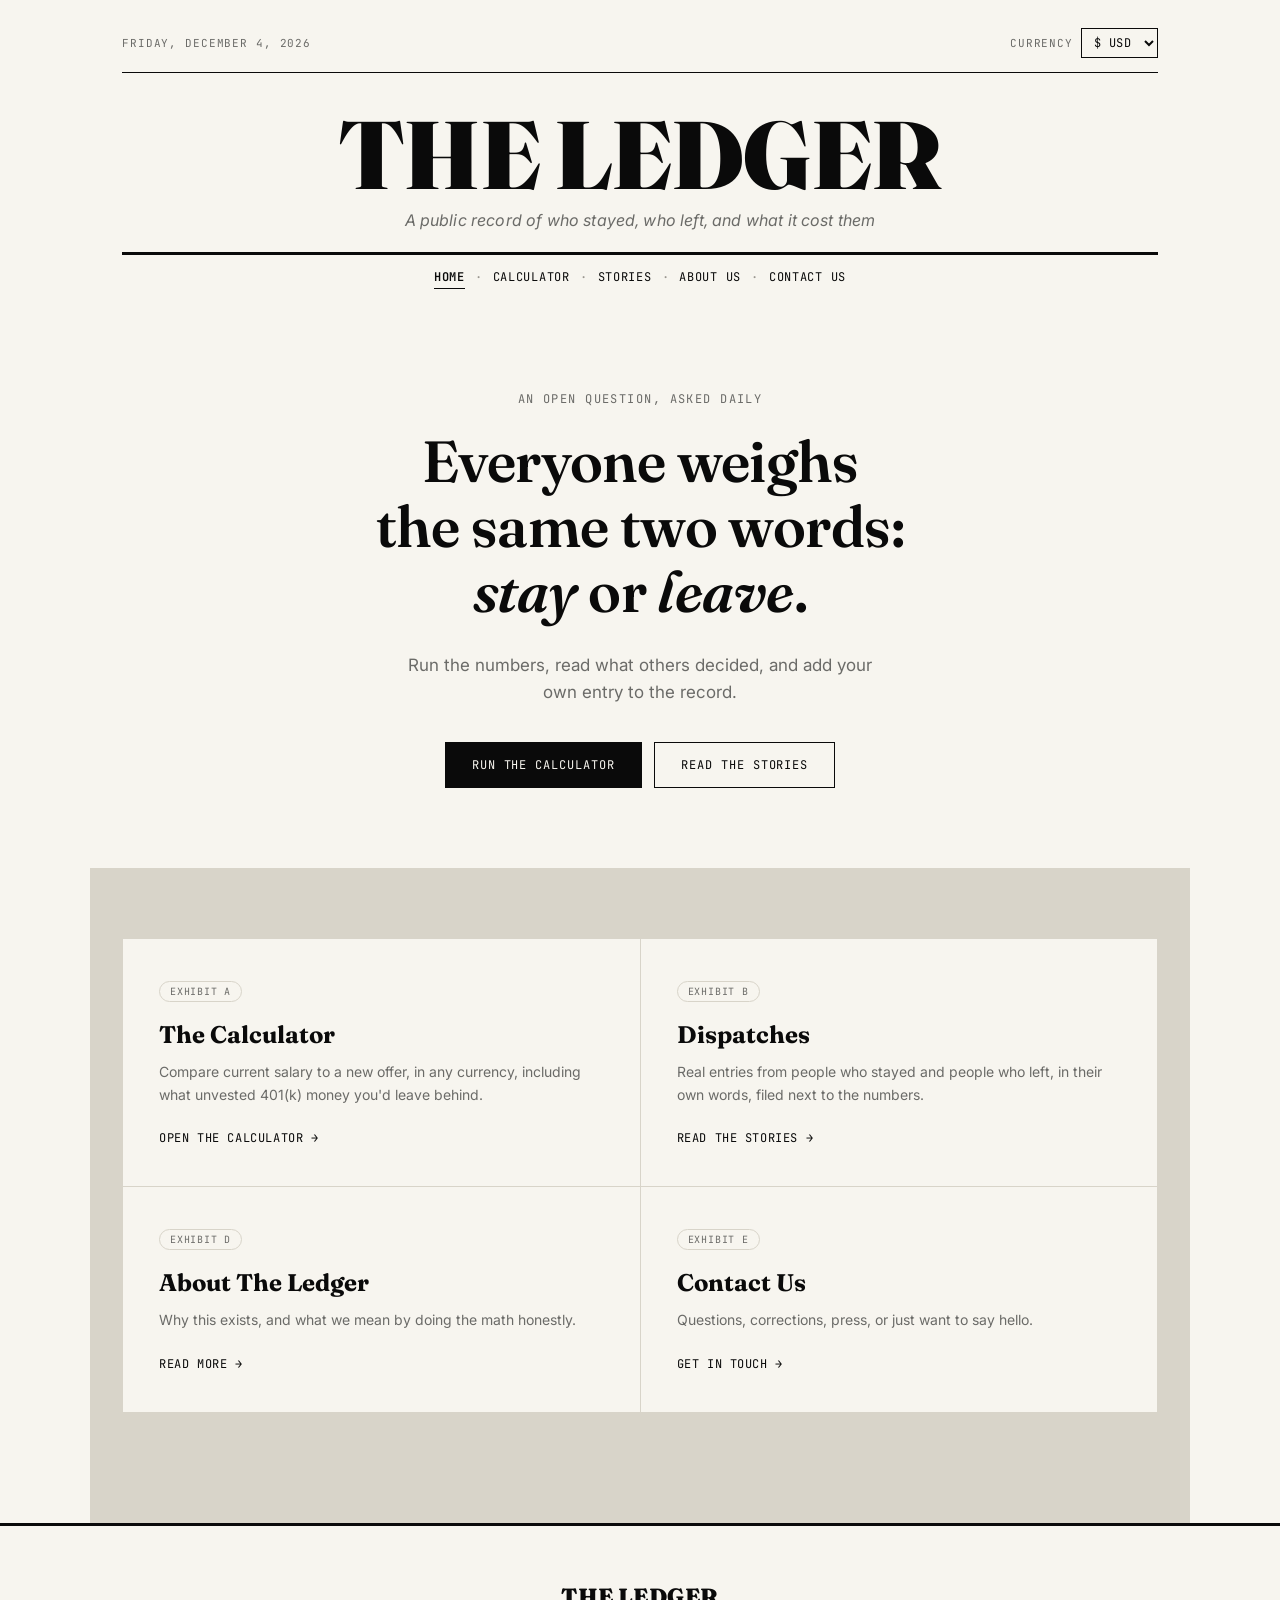
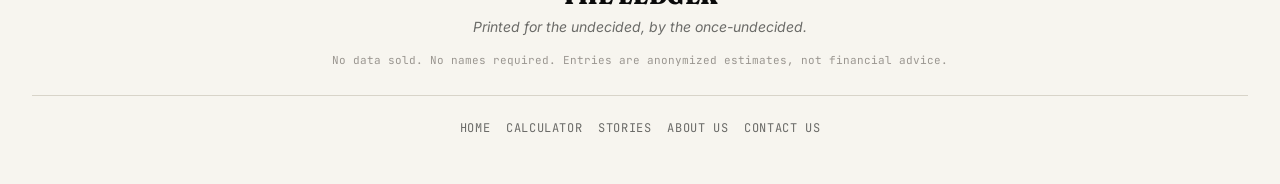
<file: index.html>
<!DOCTYPE html>
<html lang="en">
<head>
<meta charset="UTF-8">
<meta name="viewport" content="width=device-width, initial-scale=1.0">
<title>The Ledger — Stay or Leave</title>
<link rel="stylesheet" href="styles.css">
</head>
<body>

  <!-- ===================== MASTHEAD ===================== -->
  <header class="masthead">
    <div class="masthead__top">
      <span class="masthead__date" id="todayDate">—</span>
      <div class="masthead__topright">
        <label for="currencySelect" class="currency-label">Currency</label>
        <select id="currencySelect" class="currency-select">
          <option value="USD">$ USD</option>
          <option value="EUR">€ EUR</option>
          <option value="GBP">£ GBP</option>
          <option value="INR">₹ INR</option>
          <option value="CAD">$ CAD</option>
          <option value="AUD">$ AUD</option>
          <option value="JPY">¥ JPY</option>
        </select>
      </div>
    </div>
    <div class="masthead__main">
      <a href="index.html" class="masthead__titlelink"><h1 class="masthead__title">THE LEDGER</h1></a>
      <p class="masthead__subtitle">A public record of who stayed, who left, and what it cost them</p>
    </div>
    <nav class="masthead__nav">
      <a href="index.html" class="is-active">Home</a>
      <span class="dot">·</span>
      <a href="calculator.html">Calculator</a>
      <span class="dot">·</span>
      <a href="stories.html">Stories</a>
      <span class="dot">·</span>
      <a href="about.html">About Us</a>
      <span class="dot">·</span>
      <a href="contact.html">Contact Us</a>
    </nav>
  </header>

  <!-- ===================== HERO ===================== -->
  <section class="hero">
    <p class="hero__eyebrow">An open question, asked daily</p>
    <h2 class="hero__headline">
      Everyone weighs<br>
      the same two words:<br>
      <span class="hero__emphasis">stay</span> or <span class="hero__emphasis">leave</span>.
    </h2>
    <p class="hero__deck">
      Run the numbers, read what others decided, and add your own
      entry to the record.
    </p>
    <div class="hero__actions">
      <a href="calculator.html" class="hero__btn hero__btn--primary">Run the calculator</a>
      <a href="stories.html" class="hero__btn">Read the stories</a>
    </div>
  </section>

  <!-- ===================== HOME PREVIEW CARDS ===================== -->
  <section class="home-grid reveal-stagger" id="homeGrid">
    <a href="calculator.html" class="home-card">
      <span class="home-card__no">Exhibit A</span>
      <h3 class="home-card__title">The Calculator</h3>
      <p class="home-card__desc">Compare current salary to a new offer, in any currency, including what unvested 401(k) money you'd leave behind.</p>
      <span class="home-card__cta">Open the calculator →</span>
    </a>
    <a href="stories.html" class="home-card">
      <span class="home-card__no">Exhibit B</span>
      <h3 class="home-card__title">Dispatches</h3>
      <p class="home-card__desc">Real entries from people who stayed and people who left, in their own words, filed next to the numbers.</p>
      <span class="home-card__cta">Read the stories →</span>
    </a>
    <a href="about.html" class="home-card">
      <span class="home-card__no">Exhibit D</span>
      <h3 class="home-card__title">About The Ledger</h3>
      <p class="home-card__desc">Why this exists, and what we mean by doing the math honestly.</p>
      <span class="home-card__cta">Read more →</span>
    </a>
    <a href="contact.html" class="home-card">
      <span class="home-card__no">Exhibit E</span>
      <h3 class="home-card__title">Contact Us</h3>
      <p class="home-card__desc">Questions, corrections, press, or just want to say hello.</p>
      <span class="home-card__cta">Get in touch →</span>
    </a>
  </section>

  <!-- ===================== FOOTER ===================== -->
  <footer class="footer">
    <p class="footer__masthead">THE LEDGER</p>
    <p class="footer__line">Printed for the undecided, by the once-undecided.</p>
    <p class="footer__meta">No data sold. No names required. Entries are anonymized estimates, not financial advice.</p>
    <nav class="footer__nav">
      <a href="index.html">Home</a>
      <a href="calculator.html">Calculator</a>
      <a href="stories.html">Stories</a>
      <a href="about.html">About Us</a>
      <a href="contact.html">Contact Us</a>
    </nav>
  </footer>

<script src="script.js"></script>
</body>
</html>
</file>
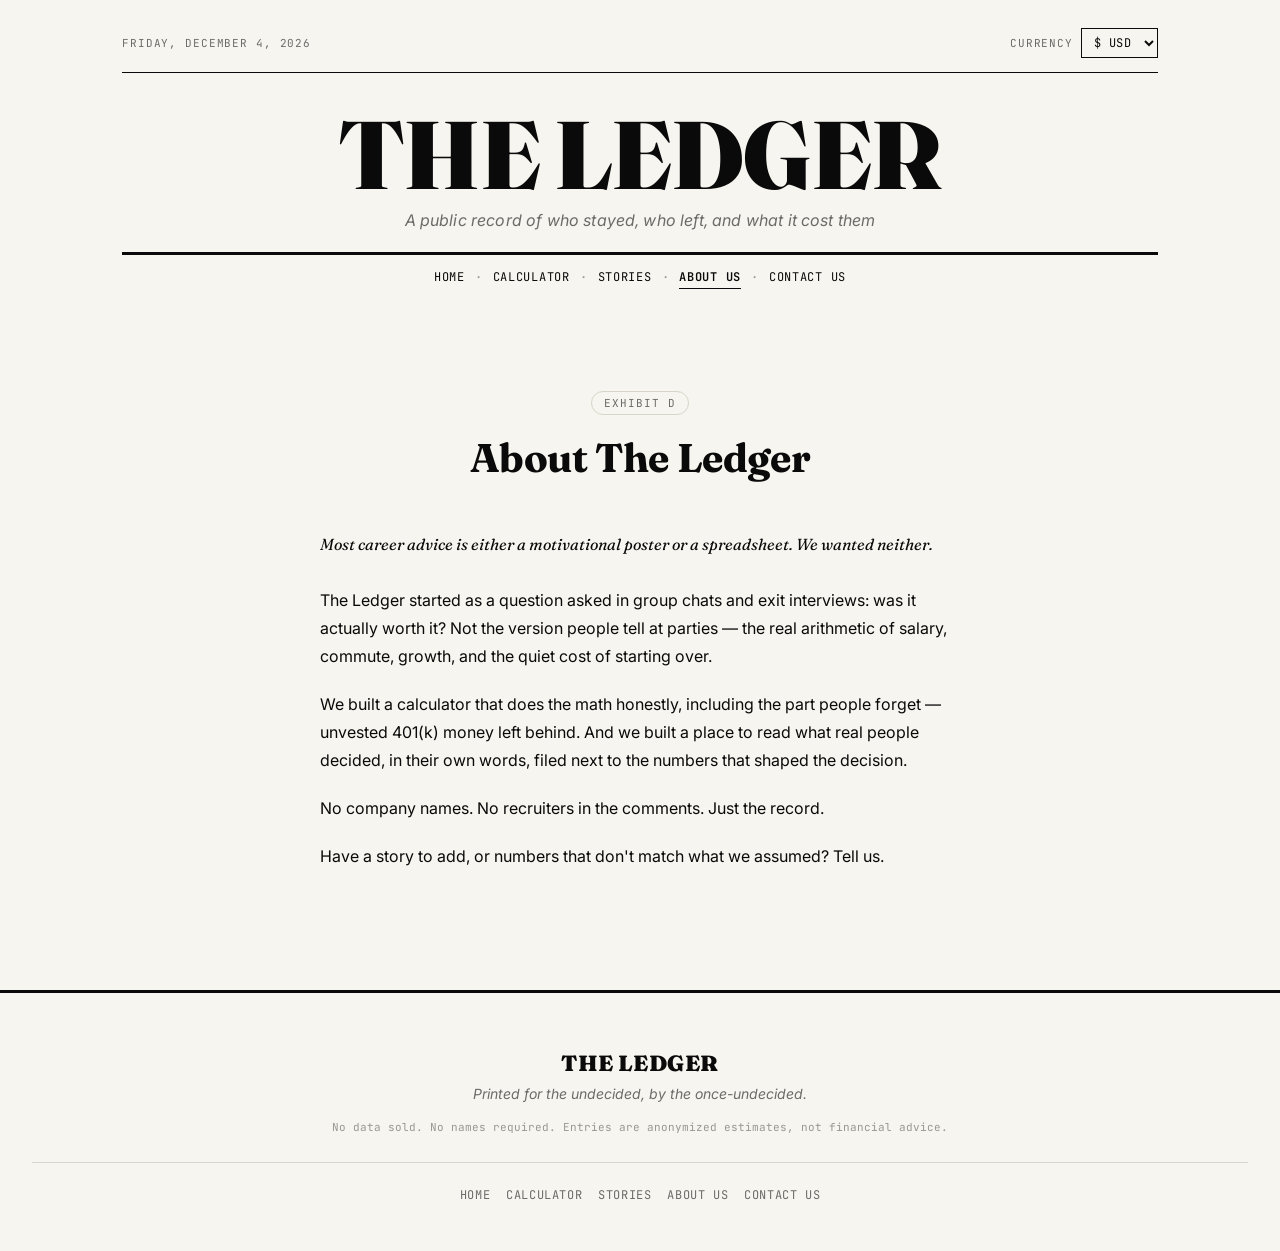
<file: about.html>
<!DOCTYPE html>
<html lang="en">
<head>
<meta charset="UTF-8">
<meta name="viewport" content="width=device-width, initial-scale=1.0">
<title>About Us — The Ledger</title>
<link rel="stylesheet" href="styles.css">
</head>
<body>

  <!-- ===================== MASTHEAD ===================== -->
  <header class="masthead">
    <div class="masthead__top">
      <span class="masthead__date" id="todayDate">—</span>
      <div class="masthead__topright">
        <label for="currencySelect" class="currency-label">Currency</label>
        <select id="currencySelect" class="currency-select">
          <option value="USD">$ USD</option>
          <option value="EUR">€ EUR</option>
          <option value="GBP">£ GBP</option>
          <option value="INR">₹ INR</option>
          <option value="CAD">$ CAD</option>
          <option value="AUD">$ AUD</option>
          <option value="JPY">¥ JPY</option>
        </select>
      </div>
    </div>
    <div class="masthead__main">
      <a href="index.html" class="masthead__titlelink"><h1 class="masthead__title">THE LEDGER</h1></a>
      <p class="masthead__subtitle">A public record of who stayed, who left, and what it cost them</p>
    </div>
    <nav class="masthead__nav">
      <a href="index.html">Home</a>
      <span class="dot">·</span>
      <a href="calculator.html">Calculator</a>
      <span class="dot">·</span>
      <a href="stories.html">Stories</a>
      <span class="dot">·</span>
      <a href="about.html" class="is-active">About Us</a>
      <span class="dot">·</span>
      <a href="contact.html">Contact Us</a>
    </nav>
  </header>

  <!-- ===================== ABOUT US ===================== -->
  <section class="about">
    <div class="section-head">
      <span class="section-head__no">Exhibit D</span>
      <h3 class="section-head__title">About The Ledger</h3>
    </div>
    <div class="about__body">
      <p class="about__lead">Most career advice is either a motivational poster or a spreadsheet. We wanted neither.</p>
      <p>The Ledger started as a question asked in group chats and exit interviews: was it actually worth it? Not the version people tell at parties — the real arithmetic of salary, commute, growth, and the quiet cost of starting over.</p>
      <p>We built a calculator that does the math honestly, including the part people forget — unvested 401(k) money left behind. And we built a place to read what real people decided, in their own words, filed next to the numbers that shaped the decision.</p>
      <p>No company names. No recruiters in the comments. Just the record.</p>
      <p>Have a story to add, or numbers that don't match what we assumed? <a href="contact.html">Tell us</a>.</p>
    </div>
  </section>

  <!-- ===================== FOOTER ===================== -->
  <footer class="footer">
    <p class="footer__masthead">THE LEDGER</p>
    <p class="footer__line">Printed for the undecided, by the once-undecided.</p>
    <p class="footer__meta">No data sold. No names required. Entries are anonymized estimates, not financial advice.</p>
    <nav class="footer__nav">
      <a href="index.html">Home</a>
      <a href="calculator.html">Calculator</a>
      <a href="stories.html">Stories</a>
      <a href="about.html">About Us</a>
      <a href="contact.html">Contact Us</a>
    </nav>
  </footer>

<script src="script.js"></script>
</body>
</html>
</file>
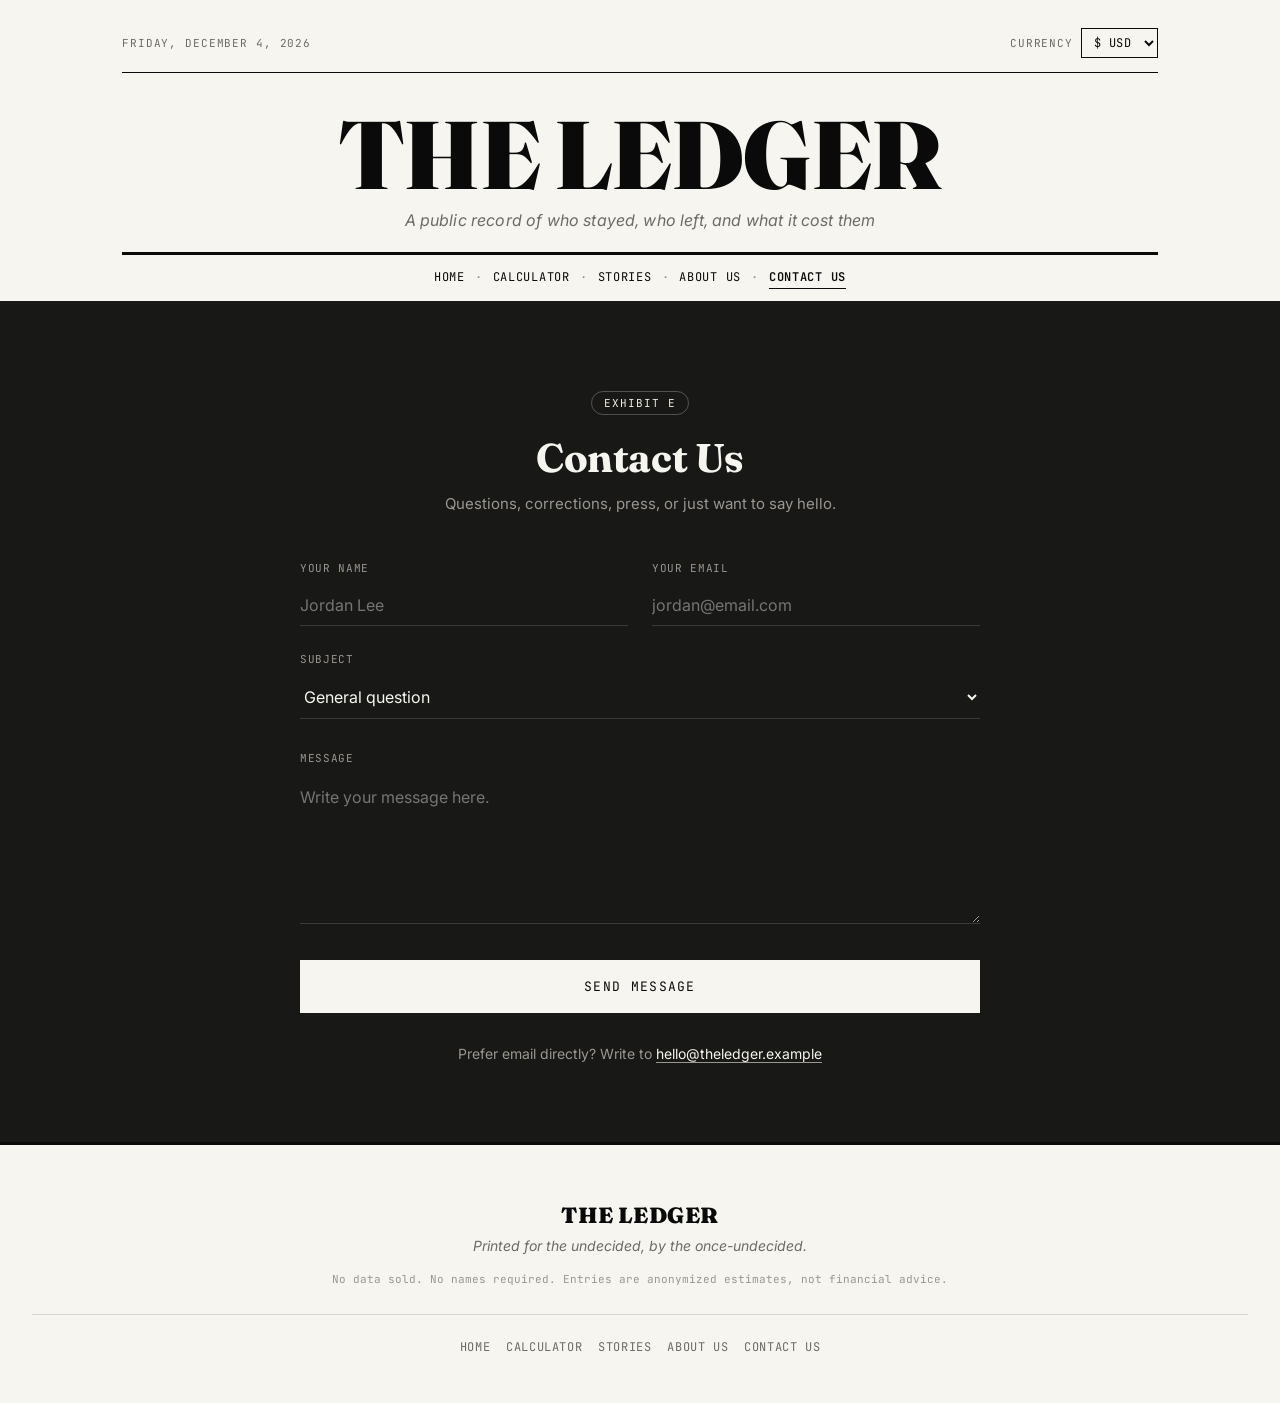
<file: contact.html>
<!DOCTYPE html>
<html lang="en">
<head>
<meta charset="UTF-8">
<meta name="viewport" content="width=device-width, initial-scale=1.0">
<title>Contact Us — The Ledger</title>
<link rel="stylesheet" href="styles.css">
</head>
<body>

  <!-- ===================== MASTHEAD ===================== -->
  <header class="masthead">
    <div class="masthead__top">
      <span class="masthead__date" id="todayDate">—</span>
      <div class="masthead__topright">
        <label for="currencySelect" class="currency-label">Currency</label>
        <select id="currencySelect" class="currency-select">
          <option value="USD">$ USD</option>
          <option value="EUR">€ EUR</option>
          <option value="GBP">£ GBP</option>
          <option value="INR">₹ INR</option>
          <option value="CAD">$ CAD</option>
          <option value="AUD">$ AUD</option>
          <option value="JPY">¥ JPY</option>
        </select>
      </div>
    </div>
    <div class="masthead__main">
      <a href="index.html" class="masthead__titlelink"><h1 class="masthead__title">THE LEDGER</h1></a>
      <p class="masthead__subtitle">A public record of who stayed, who left, and what it cost them</p>
    </div>
    <nav class="masthead__nav">
      <a href="index.html">Home</a>
      <span class="dot">·</span>
      <a href="calculator.html">Calculator</a>
      <span class="dot">·</span>
      <a href="stories.html">Stories</a>
      <span class="dot">·</span>
      <a href="about.html">About Us</a>
      <span class="dot">·</span>
      <a href="contact.html" class="is-active">Contact Us</a>
    </nav>
  </header>

  <!-- ===================== CONTACT US ===================== -->
  <section class="contact">
    <div class="section-head section-head--invert">
      <span class="section-head__no">Exhibit E</span>
      <h3 class="section-head__title">Contact Us</h3>
      <p class="section-head__desc">Questions, corrections, press, or just want to say hello.</p>
    </div>

    <form class="contact__form" id="contactForm">
      <div class="form-row">
        <div class="form-field">
          <label for="contactName">Your name</label>
          <input type="text" id="contactName" placeholder="Jordan Lee" required>
        </div>
        <div class="form-field">
          <label for="contactEmail">Your email</label>
          <input type="email" id="contactEmail" placeholder="jordan@email.com" required>
        </div>
      </div>

      <div class="form-field form-field--full">
        <label for="contactSubject">Subject</label>
        <select id="contactSubject">
          <option value="General question">General question</option>
          <option value="Correction request">Correction request</option>
          <option value="Press inquiry">Press inquiry</option>
          <option value="Partnership">Partnership</option>
          <option value="Other">Other</option>
        </select>
      </div>

      <div class="form-field form-field--full">
        <label for="contactMessage">Message</label>
        <textarea id="contactMessage" rows="5" placeholder="Write your message here." required></textarea>
      </div>

      <button type="submit" class="submit__btn">Send message</button>
      <p class="submit__confirm" id="contactConfirm" hidden>Your email app should now be open with this message ready to send.</p>
    </form>

    <div class="contact__direct">
      <p>Prefer email directly? Write to <a href="mailto:hello@theledger.example">hello@theledger.example</a></p>
    </div>
  </section>

  <!-- ===================== FOOTER ===================== -->
  <footer class="footer">
    <p class="footer__masthead">THE LEDGER</p>
    <p class="footer__line">Printed for the undecided, by the once-undecided.</p>
    <p class="footer__meta">No data sold. No names required. Entries are anonymized estimates, not financial advice.</p>
    <nav class="footer__nav">
      <a href="index.html">Home</a>
      <a href="calculator.html">Calculator</a>
      <a href="stories.html">Stories</a>
      <a href="about.html">About Us</a>
      <a href="contact.html">Contact Us</a>
    </nav>
  </footer>

<script src="script.js"></script>
</body>
</html>
</file>
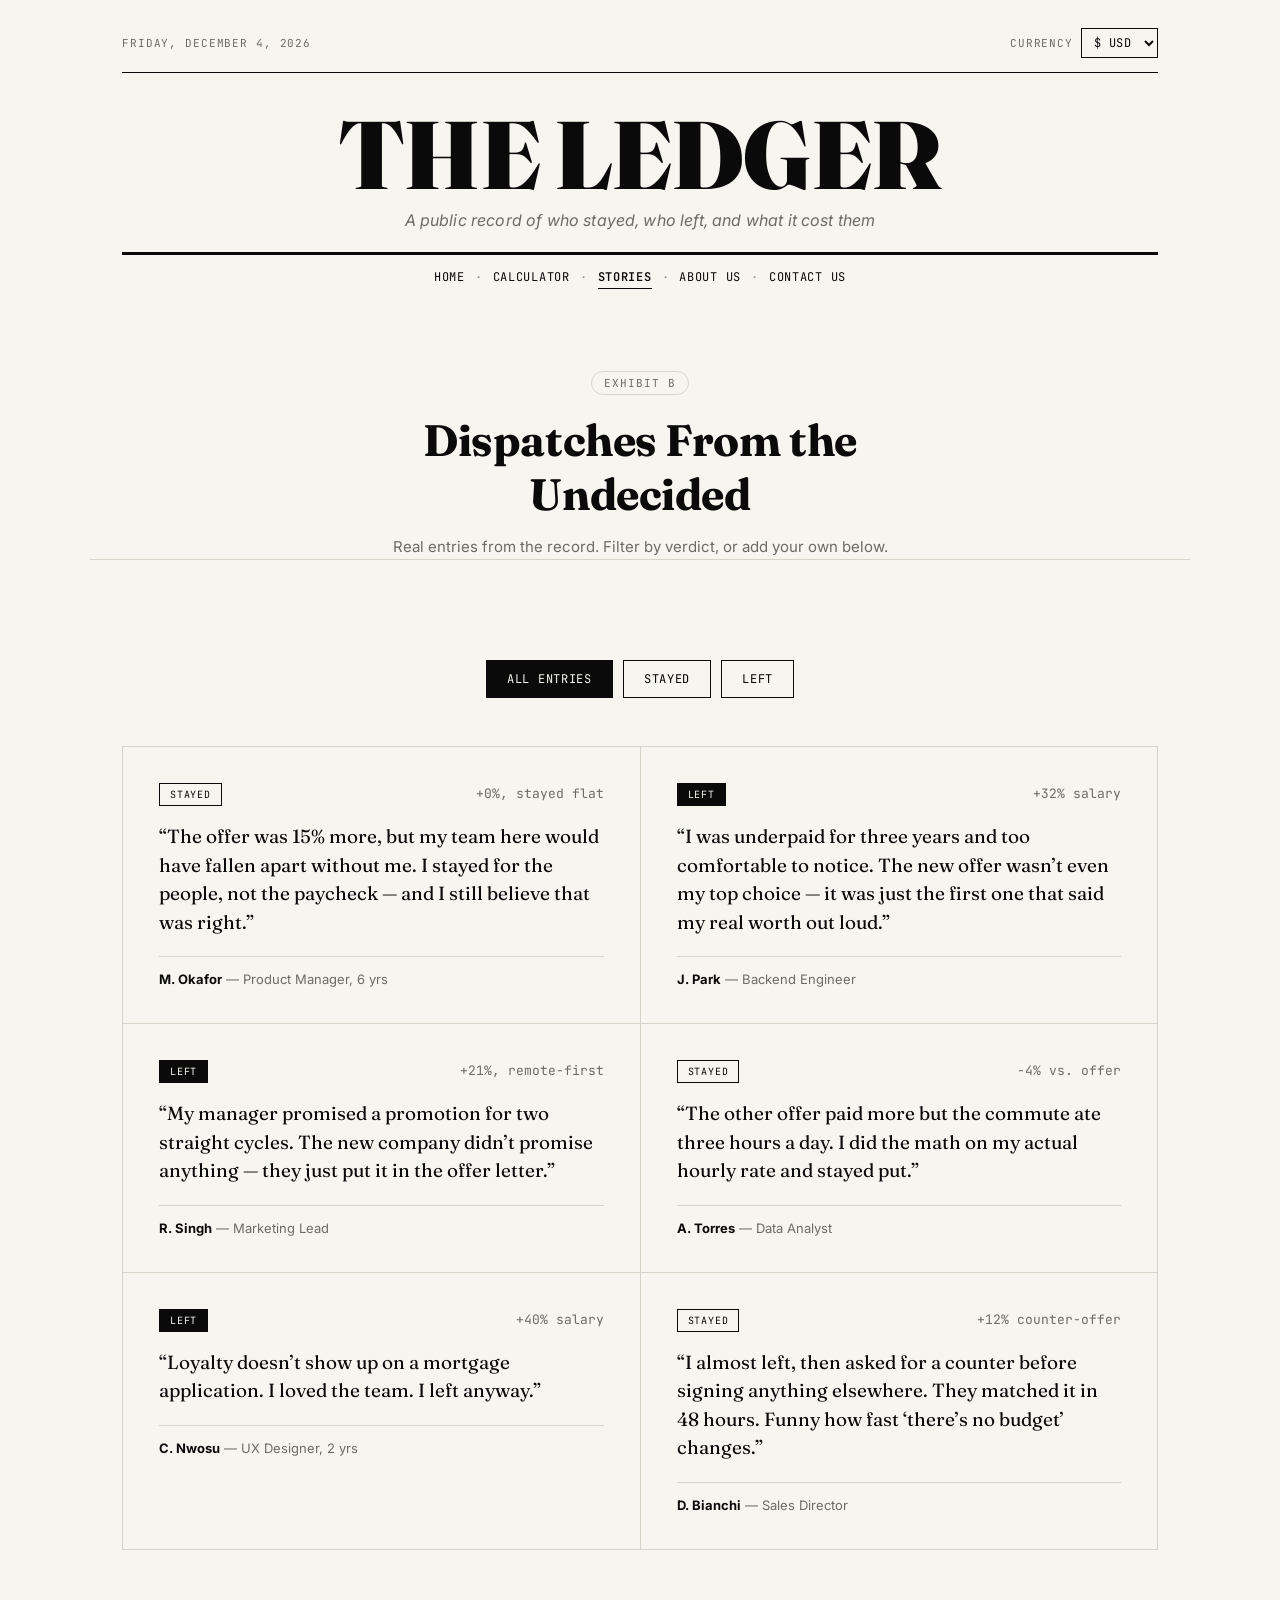
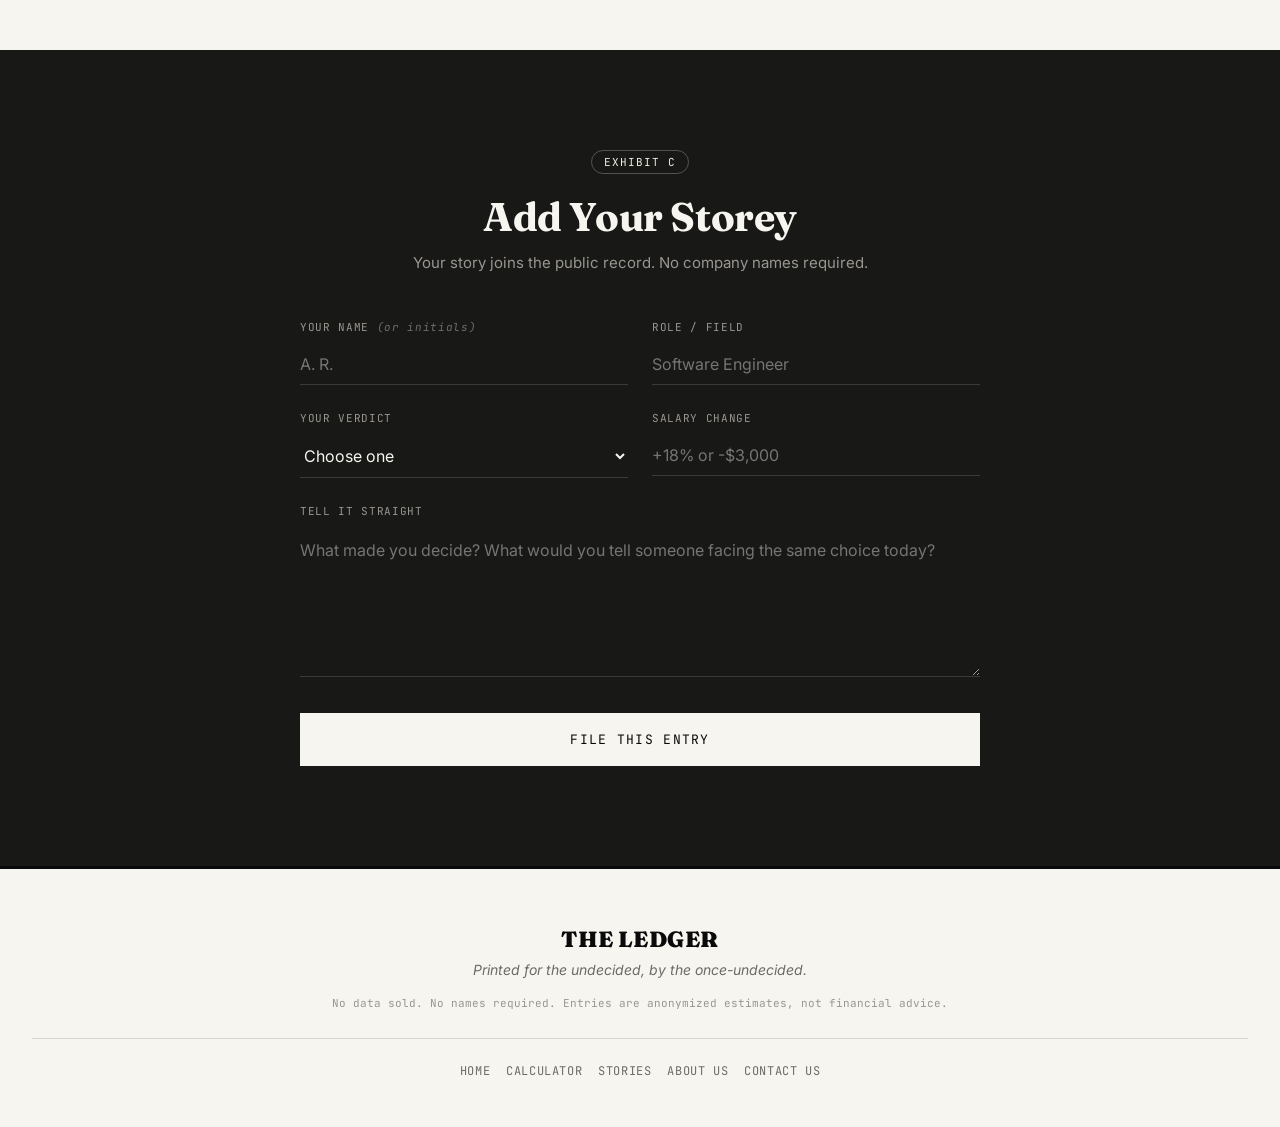
<file: stories.html>
<!DOCTYPE html>
<html lang="en">
<head>
<meta charset="UTF-8">
<meta name="viewport" content="width=device-width, initial-scale=1.0">
<title>Stories — The Ledger</title>
<link rel="stylesheet" href="styles.css">
</head>
<body>

  <!-- ===================== MASTHEAD ===================== -->
  <header class="masthead">
    <div class="masthead__top">
      <span class="masthead__date" id="todayDate">—</span>
      <div class="masthead__topright">
        <label for="currencySelect" class="currency-label">Currency</label>
        <select id="currencySelect" class="currency-select">
          <option value="USD">$ USD</option>
          <option value="EUR">€ EUR</option>
          <option value="GBP">£ GBP</option>
          <option value="INR">₹ INR</option>
          <option value="CAD">$ CAD</option>
          <option value="AUD">$ AUD</option>
          <option value="JPY">¥ JPY</option>
        </select>
      </div>
    </div>
    <div class="masthead__main">
      <a href="index.html" class="masthead__titlelink"><h1 class="masthead__title">THE LEDGER</h1></a>
      <p class="masthead__subtitle">A public record of who stayed, who left, and what it cost them</p>
    </div>
    <nav class="masthead__nav">
      <a href="index.html">Home</a>
      <span class="dot">·</span>
      <a href="calculator.html">Calculator</a>
      <span class="dot">·</span>
      <a href="stories.html" class="is-active">Stories</a>
      <span class="dot">·</span>
      <a href="about.html">About Us</a>
      <span class="dot">·</span>
      <a href="contact.html">Contact Us</a>
    </nav>
  </header>

  <!-- ===================== PAGE INTRO ===================== -->
  <section class="page-intro">
    <p class="page-intro__eyebrow">Exhibit B</p>
    <h2 class="page-intro__title">Dispatches From the Undecided</h2>
    <p class="page-intro__desc">Real entries from the record. Filter by verdict, or add your own below.</p>
  </section>

  <!-- ===================== STORIES FEED ===================== -->
  <section class="dispatches">
    <div class="dispatches__filter">
      <button class="filter-btn is-active" data-filter="all">All entries</button>
      <button class="filter-btn" data-filter="stay">Stayed</button>
      <button class="filter-btn" data-filter="leave">Left</button>
    </div>

    <div class="dispatches__grid" id="storiesGrid">
      <!-- populated by JS -->
    </div>
  </section>

  <!-- ===================== SUBMIT FORM ===================== -->
  <section class="submit" id="submit">
    <div class="section-head section-head--invert">
      <span class="section-head__no">Exhibit C</span>
      <h3 class="section-head__title">Add Your Storey</h3>
      <p class="section-head__desc">Your story joins the public record. No company names required.</p>
    </div>

    <form class="submit__form" id="storyForm">
      <div class="form-row">
        <div class="form-field">
          <label for="storyName">Your name <span class="optional">(or initials)</span></label>
          <input type="text" id="storyName" placeholder="A. R." required>
        </div>
        <div class="form-field">
          <label for="storyRole">Role / field</label>
          <input type="text" id="storyRole" placeholder="Software Engineer" required>
        </div>
      </div>

      <div class="form-row">
        <div class="form-field">
          <label for="storyVerdict">Your verdict</label>
          <select id="storyVerdict" required>
            <option value="" disabled selected>Choose one</option>
            <option value="stay">I stayed</option>
            <option value="leave">I left</option>
          </select>
        </div>
        <div class="form-field">
          <label for="storySalaryChange">Salary change</label>
          <input type="text" id="storySalaryChange" placeholder="+18% or -$3,000" required>
        </div>
      </div>

      <div class="form-field form-field--full">
        <label for="storyText">Tell it straight</label>
        <textarea id="storyText" rows="5" placeholder="What made you decide? What would you tell someone facing the same choice today?" required></textarea>
      </div>

      <button type="submit" class="submit__btn">File this entry</button>
      <p class="submit__confirm" id="submitConfirm" hidden>Filed. Thank you for adding to the record.</p>
    </form>
  </section>

  <!-- ===================== FOOTER ===================== -->
  <footer class="footer">
    <p class="footer__masthead">THE LEDGER</p>
    <p class="footer__line">Printed for the undecided, by the once-undecided.</p>
    <p class="footer__meta">No data sold. No names required. Entries are anonymized estimates, not financial advice.</p>
    <nav class="footer__nav">
      <a href="index.html">Home</a>
      <a href="calculator.html">Calculator</a>
      <a href="stories.html">Stories</a>
      <a href="about.html">About Us</a>
      <a href="contact.html">Contact Us</a>
    </nav>
  </footer>

<script src="script.js"></script>
</body>
</html>
</file>
<file: styles.css>
/* ============================================================
   THE LEDGER — Editorial monochrome design system
   ============================================================ */

@import url('https://fonts.googleapis.com/css2?family=Fraunces:ital,opsz,wght@0,9..144,300..900;1,9..144,300..900&family=Inter:wght@400;500;600&family=JetBrains+Mono:wght@400;500&display=swap');

:root {
  --ink: #0A0A0A;
  --paper: #F7F5EF;
  --paper-dim: #EFEBE2;
  --gray: #6B6B68;
  --gray-light: #9A9690;
  --rule: #D8D4C9;
  --invert-paper: #181816;

  --font-display: 'Fraunces', 'Georgia', 'Times New Roman', serif;
  --font-body: 'Inter', -apple-system, 'Segoe UI', Helvetica, Arial, sans-serif;
  --font-mono: 'JetBrains Mono', 'SF Mono', 'Consolas', monospace;

  --max-width: 1100px;
}

* { margin: 0; padding: 0; box-sizing: border-box; }

html { scroll-behavior: smooth; }

body {
  background: var(--paper);
  color: var(--ink);
  font-family: var(--font-body);
  -webkit-font-smoothing: antialiased;
  overflow-x: hidden;
}

a { color: inherit; text-decoration: none; }

/* Respect reduced motion globally */
@media (prefers-reduced-motion: reduce) {
  *, *::before, *::after {
    animation-duration: 0.01ms !important;
    animation-iteration-count: 1 !important;
    transition-duration: 0.01ms !important;
    scroll-behavior: auto !important;
  }
}

/* ============================================================
   SCROLL REVEAL — base classes, JS toggles .is-visible
   ============================================================ */
.reveal {
  opacity: 0;
  transform: translateY(28px);
  transition: opacity 0.8s cubic-bezier(0.16, 1, 0.3, 1),
              transform 0.8s cubic-bezier(0.16, 1, 0.3, 1);
}
.reveal.is-visible {
  opacity: 1;
  transform: translateY(0);
}
.reveal-stagger > * {
  opacity: 0;
  transform: translateY(24px);
  transition: opacity 0.6s cubic-bezier(0.16, 1, 0.3, 1),
              transform 0.6s cubic-bezier(0.16, 1, 0.3, 1);
}
.reveal-stagger.is-visible > * {
  opacity: 1;
  transform: translateY(0);
}

/* ============================================================
   MASTHEAD
   ============================================================ */
.masthead {
  max-width: var(--max-width);
  margin: 0 auto;
  padding: 28px 32px 0;
}

.masthead__top {
  display: flex;
  justify-content: space-between;
  align-items: center;
  font-family: var(--font-mono);
  font-size: 11px;
  letter-spacing: 0.08em;
  text-transform: uppercase;
  color: var(--gray);
  padding-bottom: 14px;
  border-bottom: 1px solid var(--ink);
}

.masthead__topright {
  display: flex;
  align-items: center;
  gap: 8px;
}

.currency-label {
  font-family: var(--font-mono);
  font-size: 11px;
  text-transform: uppercase;
  letter-spacing: 0.08em;
  color: var(--gray);
}

.currency-select {
  font-family: var(--font-mono);
  font-size: 12px;
  text-transform: uppercase;
  letter-spacing: 0.04em;
  background: var(--paper);
  color: var(--ink);
  border: 1px solid var(--ink);
  padding: 5px 8px;
  cursor: pointer;
  outline: none;
}

.masthead__main {
  text-align: center;
  padding: 36px 0 22px;
  border-bottom: 3px solid var(--ink);
}

.masthead__title {
  font-family: var(--font-display);
  font-weight: 900;
  font-size: clamp(48px, 9vw, 96px);
  letter-spacing: -0.01em;
  line-height: 0.95;
}

.masthead__subtitle {
  font-family: var(--font-body);
  font-style: italic;
  font-size: clamp(13px, 1.6vw, 16px);
  color: var(--gray);
  margin-top: 10px;
  letter-spacing: 0.01em;
}

.masthead__nav {
  display: flex;
  justify-content: center;
  flex-wrap: wrap;
  gap: 10px;
  padding: 14px 0;
  font-family: var(--font-mono);
  font-size: 12px;
  text-transform: uppercase;
  letter-spacing: 0.06em;
}

.masthead__nav a {
  position: relative;
  padding-bottom: 2px;
}
.masthead__nav a::after {
  content: '';
  position: absolute;
  left: 0; right: 0; bottom: -2px;
  height: 1px;
  background: var(--ink);
  transform: scaleX(0);
  transform-origin: left;
  transition: transform 0.3s ease;
}
.masthead__nav a:hover::after { transform: scaleX(1); }

.masthead__nav a.is-active {
  font-weight: 600;
}
.masthead__nav a.is-active::after {
  transform: scaleX(1);
}

.masthead__titlelink {
  display: inline-block;
}
.masthead__titlelink:hover { opacity: 0.85; }

.dot { color: var(--gray-light); }

/* ============================================================
   HERO
   ============================================================ */
.hero {
  max-width: 760px;
  margin: 0 auto;
  padding: 90px 32px 80px;
  text-align: center;
}

.hero__eyebrow {
  font-family: var(--font-mono);
  font-size: 12px;
  text-transform: uppercase;
  letter-spacing: 0.12em;
  color: var(--gray);
  margin-bottom: 22px;
  opacity: 0;
  animation: fadeUp 0.7s 0.1s cubic-bezier(0.16,1,0.3,1) forwards;
}

.hero__headline {
  font-family: var(--font-display);
  font-weight: 600;
  font-size: clamp(34px, 6vw, 58px);
  line-height: 1.12;
  letter-spacing: -0.01em;
  opacity: 0;
  animation: fadeUp 0.8s 0.25s cubic-bezier(0.16,1,0.3,1) forwards;
}

.hero__emphasis {
  font-style: italic;
  position: relative;
}

.hero__deck {
  font-size: 17px;
  color: var(--gray);
  max-width: 480px;
  margin: 28px auto 0;
  line-height: 1.6;
  opacity: 0;
  animation: fadeUp 0.8s 0.45s cubic-bezier(0.16,1,0.3,1) forwards;
}

@keyframes fadeUp {
  from { opacity: 0; transform: translateY(18px); }
  to { opacity: 1; transform: translateY(0); }
}

.hero__actions {
  display: flex;
  justify-content: center;
  gap: 12px;
  margin-top: 36px;
  opacity: 0;
  animation: fadeUp 0.8s 0.6s cubic-bezier(0.16,1,0.3,1) forwards;
}

.hero__btn {
  font-family: var(--font-mono);
  font-size: 12px;
  text-transform: uppercase;
  letter-spacing: 0.08em;
  padding: 14px 26px;
  border: 1px solid var(--ink);
  transition: background 0.25s ease, color 0.25s ease, transform 0.15s ease;
}
.hero__btn:hover { transform: translateY(-1px); }
.hero__btn:active { transform: scale(0.98); }

.hero__btn--primary {
  background: var(--ink);
  color: var(--paper);
}
.hero__btn--primary:hover { background: #2a2a28; }

.hero__btn:not(.hero__btn--primary):hover {
  background: var(--paper-dim);
}

/* ============================================================
   SECTION HEAD (shared)
   ============================================================ */
.section-head {
  max-width: 640px;
  margin: 0 auto 48px;
  text-align: center;
}

.section-head__no {
  display: inline-block;
  font-family: var(--font-mono);
  font-size: 11px;
  text-transform: uppercase;
  letter-spacing: 0.1em;
  color: var(--gray);
  border: 1px solid var(--rule);
  padding: 4px 12px;
  border-radius: 100px;
  margin-bottom: 18px;
}

.section-head__title {
  font-family: var(--font-display);
  font-weight: 700;
  font-size: clamp(28px, 4vw, 40px);
  letter-spacing: -0.01em;
}

.section-head__desc {
  color: var(--gray);
  margin-top: 12px;
  font-size: 15px;
}

.section-head--invert .section-head__no {
  border-color: rgba(255,255,255,0.25);
  color: var(--paper-dim);
}
.section-head--invert .section-head__title,
.section-head--invert .section-head__desc {
  color: var(--paper);
}
.section-head--invert .section-head__desc { color: var(--gray-light); }

/* ============================================================
   PAGE INTRO (used on calculator / stories pages)
   ============================================================ */
.page-intro {
  max-width: 640px;
  margin: 0 auto;
  padding: 70px 32px 0;
  text-align: center;
}

.page-intro__eyebrow {
  font-family: var(--font-mono);
  font-size: 11px;
  text-transform: uppercase;
  letter-spacing: 0.1em;
  color: var(--gray);
  border: 1px solid var(--rule);
  display: inline-block;
  padding: 4px 12px;
  border-radius: 100px;
  margin-bottom: 18px;
}

.page-intro__title {
  font-family: var(--font-display);
  font-weight: 700;
  font-size: clamp(30px, 4.5vw, 44px);
  letter-spacing: -0.01em;
}

.page-intro__desc {
  color: var(--gray);
  margin-top: 14px;
  font-size: 15px;
  line-height: 1.6;
}

/* ============================================================
   HOME GRID (preview cards on home page)
   ============================================================ */
.home-grid {
  max-width: var(--max-width);
  margin: 0 auto;
  padding: 70px 32px 110px;
  display: grid;
  grid-template-columns: repeat(2, 1fr);
  gap: 1px;
  background: var(--rule);
  border: 1px solid var(--rule);
}

.home-card {
  background: var(--paper);
  padding: 40px 36px;
  display: block;
  transition: background 0.3s ease;
}
.home-card:hover {
  background: var(--paper-dim);
}

.home-card__no {
  display: inline-block;
  font-family: var(--font-mono);
  font-size: 10px;
  text-transform: uppercase;
  letter-spacing: 0.08em;
  color: var(--gray);
  border: 1px solid var(--rule);
  padding: 3px 10px;
  border-radius: 100px;
  margin-bottom: 18px;
}

.home-card__title {
  font-family: var(--font-display);
  font-weight: 700;
  font-size: 24px;
  margin-bottom: 12px;
}

.home-card__desc {
  color: var(--gray);
  font-size: 14px;
  line-height: 1.6;
  margin-bottom: 20px;
}

.home-card__cta {
  font-family: var(--font-mono);
  font-size: 12px;
  text-transform: uppercase;
  letter-spacing: 0.05em;
}

/* ============================================================
   LEDGER / CALCULATOR
   ============================================================ */
.ledger {
  max-width: var(--max-width);
  margin: 0 auto;
  padding: 100px 32px;
  border-top: 1px solid var(--rule);
}

.ledger__sheet {
  max-width: 720px;
  margin: 0 auto;
  background: var(--paper);
  border: 2px solid var(--ink);
  padding: 44px 40px;
  position: relative;
}

.ledger__sheet::before {
  content: '';
  position: absolute;
  top: 10px; left: 10px; right: -10px; bottom: -10px;
  border: 1px solid var(--rule);
  z-index: -1;
}

.ledger__row {
  display: grid;
  gap: 24px;
  margin-bottom: 28px;
}

.ledger__row--input {
  grid-template-columns: 1fr 1fr;
}

.ledger__row--extra {
  grid-template-columns: 1fr 1fr 1fr;
  padding-top: 24px;
  border-top: 1px dashed var(--rule);
}

.ledger__field label {
  display: block;
  font-family: var(--font-mono);
  font-size: 11px;
  text-transform: uppercase;
  letter-spacing: 0.06em;
  color: var(--gray);
  margin-bottom: 10px;
}

.unit { color: var(--gray-light); text-transform: none; font-style: italic; }

.field__inputwrap {
  display: flex;
  align-items: baseline;
  border-bottom: 2px solid var(--ink);
  padding-bottom: 6px;
  transition: border-color 0.25s ease;
}
.field__inputwrap:focus-within {
  border-color: var(--gray);
}

.field__prefix {
  font-family: var(--font-mono);
  font-size: 22px;
  margin-right: 4px;
  color: var(--gray);
}

.ledger__field input,
.ledger__field select {
  font-family: var(--font-mono);
  font-size: 22px;
  border: none;
  background: transparent;
  width: 100%;
  outline: none;
  color: var(--ink);
}

.ledger__field--small input,
.ledger__field--small select {
  font-size: 16px;
  border-bottom: 1px solid var(--rule);
  padding-bottom: 6px;
}

.ledger__field--small select {
  cursor: pointer;
}

.ledger__submit {
  width: 100%;
  margin-top: 8px;
  padding: 18px;
  background: var(--ink);
  color: var(--paper);
  font-family: var(--font-mono);
  font-size: 13px;
  text-transform: uppercase;
  letter-spacing: 0.1em;
  border: none;
  cursor: pointer;
  transition: transform 0.15s ease, background 0.25s ease;
}
.ledger__submit:hover { background: #2a2a28; }
.ledger__submit:active { transform: scale(0.985); }

.ledger__results {
  margin-top: 40px;
  padding-top: 36px;
  border-top: 1px solid var(--rule);
  animation: fadeUp 0.6s cubic-bezier(0.16,1,0.3,1) forwards;
}

.results__figures {
  display: grid;
  grid-template-columns: 1fr 1fr 1fr;
  gap: 20px;
  margin-bottom: 36px;
}

.figure {
  text-align: center;
  padding: 16px 8px;
  border: 1px solid var(--rule);
}

.figure__label {
  display: block;
  font-family: var(--font-mono);
  font-size: 10px;
  text-transform: uppercase;
  letter-spacing: 0.05em;
  color: var(--gray);
  margin-bottom: 8px;
}

.figure__value {
  display: block;
  font-family: var(--font-mono);
  font-size: clamp(16px, 2.4vw, 22px);
  font-weight: 500;
}

.stamp-wrap {
  text-align: center;
}

.stamp {
  display: inline-block;
  font-family: var(--font-display);
  font-weight: 900;
  font-size: clamp(40px, 7vw, 64px);
  letter-spacing: 0.04em;
  padding: 14px 48px;
  border: 6px solid var(--ink);
  border-radius: 8px;
  transform: rotate(-4deg) scale(0.6);
  opacity: 0;
  color: var(--ink);
}

.stamp.is-stamped {
  animation: stampDown 0.5s cubic-bezier(0.34, 1.56, 0.64, 1) forwards;
}

.stamp.verdict-leave {
  color: var(--paper);
  background: var(--ink);
}

@keyframes stampDown {
  0% { transform: rotate(-4deg) scale(2.2); opacity: 0; }
  60% { transform: rotate(-4deg) scale(0.92); opacity: 1; }
  80% { transform: rotate(-4deg) scale(1.04); }
  100% { transform: rotate(-4deg) scale(1); opacity: 1; }
}

.stamp__reasoning {
  margin-top: 20px;
  color: var(--gray);
  font-size: 14px;
  max-width: 440px;
  margin-inline: auto;
  opacity: 0;
}
.stamp__reasoning.is-visible {
  animation: fadeUp 0.6s 0.3s cubic-bezier(0.16,1,0.3,1) forwards;
}

.ledger__subhead {
  font-family: var(--font-mono);
  font-size: 11px;
  text-transform: uppercase;
  letter-spacing: 0.08em;
  color: var(--gray);
  padding-top: 8px;
}

.ledger__row--401k {
  margin-bottom: 4px;
}

.field__inputwrap--small {
  padding-bottom: 6px;
  border-bottom: 1px solid var(--rule);
}

.field__prefix--small {
  font-size: 16px;
}

.figure--wide {
  grid-column: 1 / -1;
  margin-top: -4px;
  margin-bottom: 32px;
  background: var(--paper-dim);
  border-color: var(--ink);
}

.chart-block {
  margin: 8px 0 36px;
  padding-top: 28px;
  border-top: 1px dashed var(--rule);
}

.chart-block__label {
  font-family: var(--font-mono);
  font-size: 11px;
  text-transform: uppercase;
  letter-spacing: 0.06em;
  color: var(--gray);
  margin-bottom: 16px;
  text-align: center;
}

.chart-block__canvaswrap {
  position: relative;
  width: 100%;
  height: 280px;
}

/* ============================================================
   ABOUT
   ============================================================ */
.about {
  max-width: var(--max-width);
  margin: 0 auto;
  padding: 90px 32px 100px;
}

.about__body {
  max-width: 640px;
  margin: 0 auto;
}

.about__body p {
  font-size: 16px;
  line-height: 1.75;
  color: var(--ink);
  margin-bottom: 20px;
}

.about__lead {
  font-family: var(--font-display);
  font-size: 24px;
  font-style: italic;
  line-height: 1.5;
  margin-bottom: 28px !important;
  color: var(--ink);
}

/* ============================================================
   CONTACT
   ============================================================ */
.contact {
  background: var(--invert-paper);
  color: var(--paper);
  padding: 90px 32px 80px;
}

.contact__form {
  max-width: 680px;
  margin: 0 auto;
}

.contact__direct {
  max-width: 680px;
  margin: 32px auto 0;
  text-align: center;
  font-size: 14px;
  color: var(--gray-light);
}

.contact__direct a {
  color: var(--paper);
  border-bottom: 1px solid var(--gray-light);
}
.contact__direct a:hover {
  border-color: var(--paper);
}
.dispatches {
  max-width: var(--max-width);
  margin: 0 auto;
  padding: 100px 32px;
  border-top: 1px solid var(--rule);
}

.dispatches__filter {
  display: flex;
  justify-content: center;
  gap: 10px;
  margin-bottom: 48px;
}

.filter-btn {
  font-family: var(--font-mono);
  font-size: 12px;
  text-transform: uppercase;
  letter-spacing: 0.06em;
  padding: 10px 20px;
  border: 1px solid var(--ink);
  background: transparent;
  cursor: pointer;
  transition: background 0.25s ease, color 0.25s ease;
}
.filter-btn.is-active,
.filter-btn:hover {
  background: var(--ink);
  color: var(--paper);
}

.dispatches__grid {
  display: grid;
  grid-template-columns: repeat(2, 1fr);
  gap: 1px;
  background: var(--rule);
  border: 1px solid var(--rule);
}

.dispatch-card {
  background: var(--paper);
  padding: 36px;
  transition: background 0.3s ease, transform 0.3s ease;
  cursor: default;
}

.dispatch-card:hover {
  background: var(--paper-dim);
}

.dispatch-card__meta {
  display: flex;
  justify-content: space-between;
  align-items: baseline;
  margin-bottom: 16px;
}

.dispatch-card__tag {
  font-family: var(--font-mono);
  font-size: 10px;
  text-transform: uppercase;
  letter-spacing: 0.08em;
  padding: 4px 10px;
  border: 1px solid var(--ink);
}
.dispatch-card__tag--stay { background: transparent; }
.dispatch-card__tag--leave { background: var(--ink); color: var(--paper); }

.dispatch-card__change {
  font-family: var(--font-mono);
  font-size: 13px;
  color: var(--gray);
}

.dispatch-card__quote {
  font-family: var(--font-display);
  font-size: 19px;
  line-height: 1.5;
  margin-bottom: 20px;
}
.dispatch-card__quote::before { content: '“'; }
.dispatch-card__quote::after { content: '”'; }

.dispatch-card__byline {
  font-size: 13px;
  color: var(--gray);
  border-top: 1px solid var(--rule);
  padding-top: 14px;
}
.dispatch-card__byline strong { color: var(--ink); }

/* ============================================================
   SUBMIT FORM
   ============================================================ */
.submit {
  background: var(--invert-paper);
  color: var(--paper);
  padding: 100px 32px;
}

.submit__form {
  max-width: 680px;
  margin: 0 auto;
}

.form-row {
  display: grid;
  grid-template-columns: 1fr 1fr;
  gap: 24px;
  margin-bottom: 26px;
}

.form-field label {
  display: block;
  font-family: var(--font-mono);
  font-size: 11px;
  text-transform: uppercase;
  letter-spacing: 0.06em;
  color: var(--gray-light);
  margin-bottom: 10px;
}

.optional { text-transform: none; color: #6c6c68; font-style: italic; }

.form-field input,
.form-field select,
.form-field textarea {
  width: 100%;
  background: transparent;
  border: none;
  border-bottom: 1px solid #3a3a36;
  color: var(--paper);
  font-family: var(--font-body);
  font-size: 16px;
  padding: 10px 0;
  outline: none;
  transition: border-color 0.25s ease;
}

.form-field input:focus,
.form-field select:focus,
.form-field textarea:focus {
  border-color: var(--paper);
}

.form-field select option { color: var(--ink); }

.form-field--full {
  margin-bottom: 32px;
}

.form-field textarea {
  resize: vertical;
  line-height: 1.6;
}

.submit__btn {
  width: 100%;
  padding: 18px;
  background: var(--paper);
  color: var(--ink);
  font-family: var(--font-mono);
  font-size: 13px;
  text-transform: uppercase;
  letter-spacing: 0.1em;
  border: none;
  cursor: pointer;
  transition: transform 0.15s ease, background 0.25s ease;
}
.submit__btn:hover { background: #e4e0d6; }
.submit__btn:active { transform: scale(0.985); }

.submit__confirm {
  text-align: center;
  margin-top: 20px;
  font-family: var(--font-mono);
  font-size: 13px;
  color: var(--paper);
  opacity: 0;
  animation: fadeUp 0.5s cubic-bezier(0.16,1,0.3,1) forwards;
}

/* ============================================================
   FOOTER
   ============================================================ */
.footer {
  text-align: center;
  padding: 56px 32px 48px;
  border-top: 3px solid var(--ink);
}

.footer__masthead {
  font-family: var(--font-display);
  font-weight: 900;
  font-size: 22px;
  letter-spacing: 0.02em;
}

.footer__line {
  font-style: italic;
  color: var(--gray);
  margin-top: 8px;
  font-size: 14px;
}

.footer__meta {
  font-family: var(--font-mono);
  font-size: 11px;
  color: var(--gray-light);
  margin-top: 18px;
}

.footer__nav {
  display: flex;
  justify-content: center;
  flex-wrap: wrap;
  gap: 16px;
  margin-top: 28px;
  padding-top: 24px;
  border-top: 1px solid var(--rule);
}

.footer__nav a {
  font-family: var(--font-mono);
  font-size: 12px;
  text-transform: uppercase;
  letter-spacing: 0.05em;
  color: var(--gray);
  transition: color 0.2s ease;
}
.footer__nav a:hover {
  color: var(--ink);
}

/* ============================================================
   RESPONSIVE
   ============================================================ */
@media (max-width: 760px) {
  .ledger__row--input,
  .ledger__row--extra,
  .form-row,
  .results__figures {
    grid-template-columns: 1fr;
  }
  .dispatches__grid,
  .home-grid {
    grid-template-columns: 1fr;
  }
  .masthead__top { font-size: 10px; flex-wrap: wrap; gap: 8px; }
  .ledger__sheet { padding: 32px 24px; }
  .stamp { font-size: 38px; padding: 12px 28px; }
  .chart-block__canvaswrap { height: 240px; }
  .about__lead { font-size: 20px; }
  .page-intro { padding-top: 50px; }
  .home-grid { padding: 50px 24px 80px; }
}
</file>
